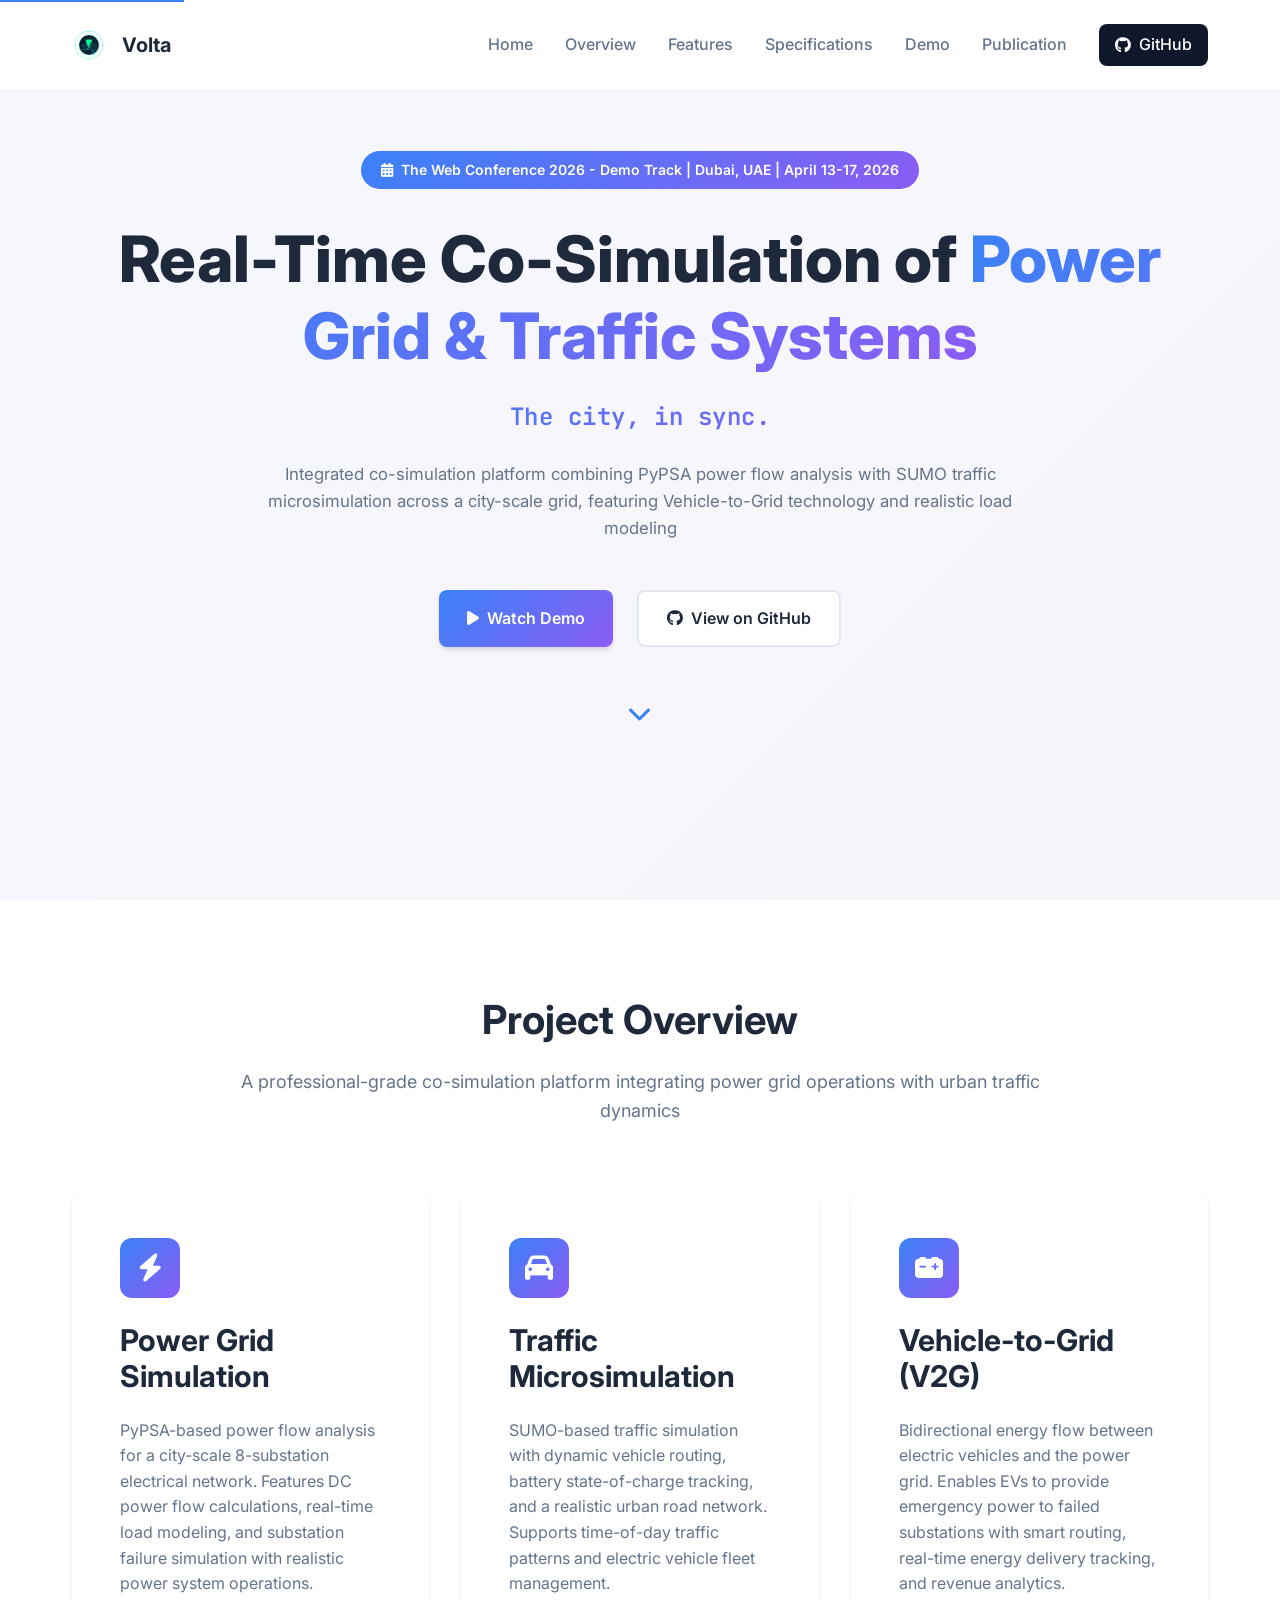
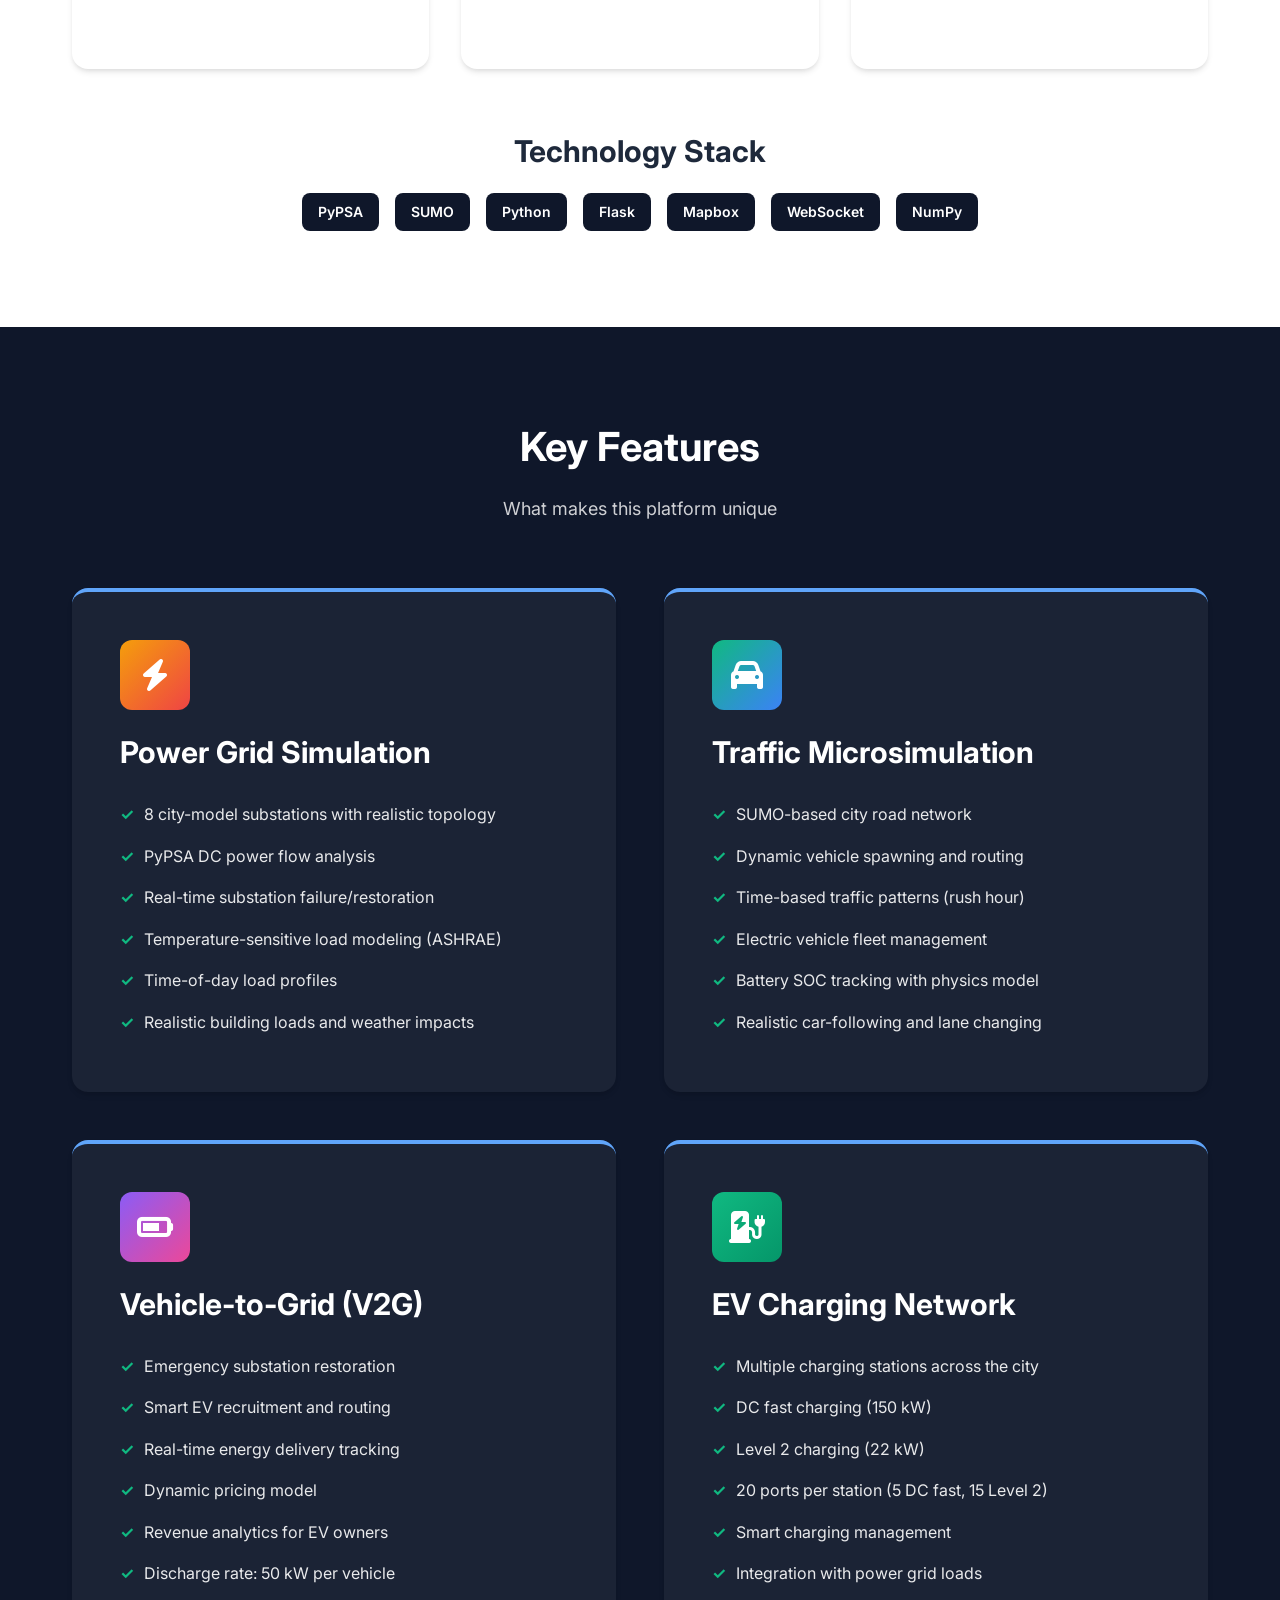
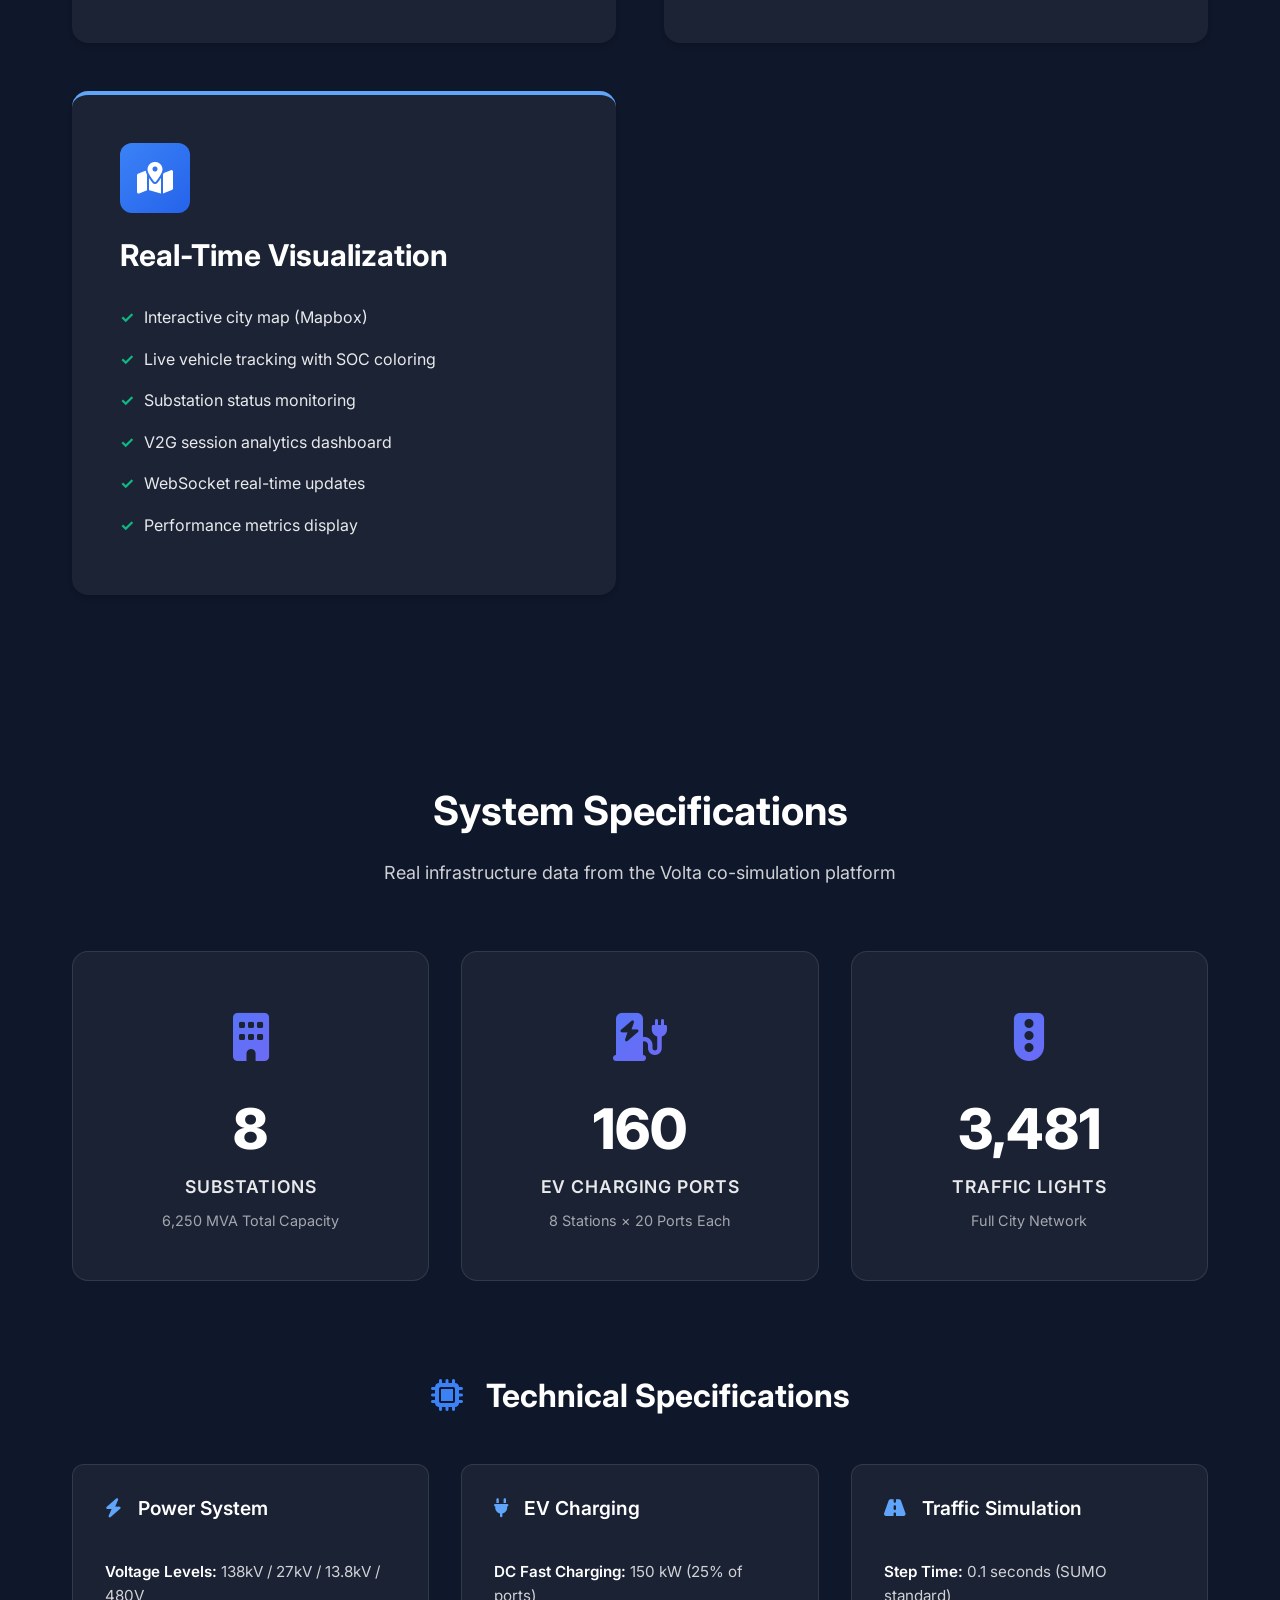
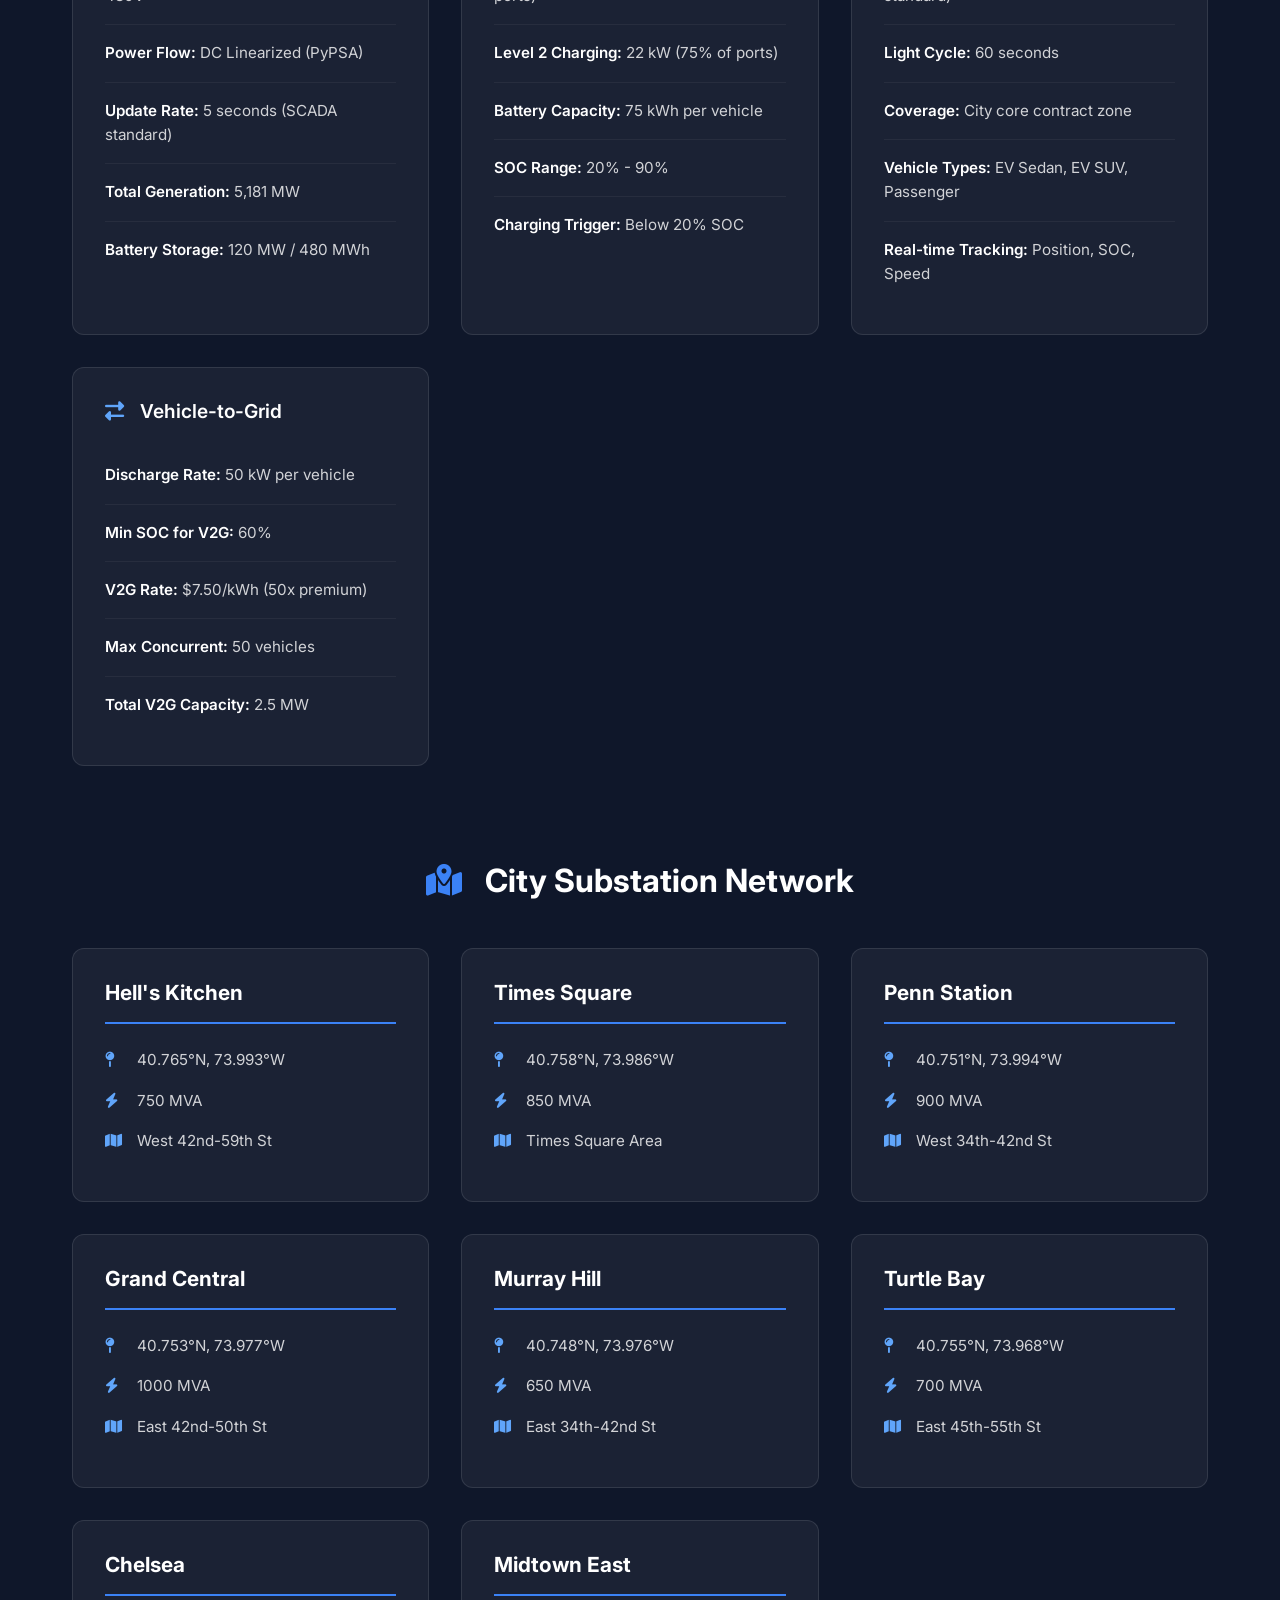
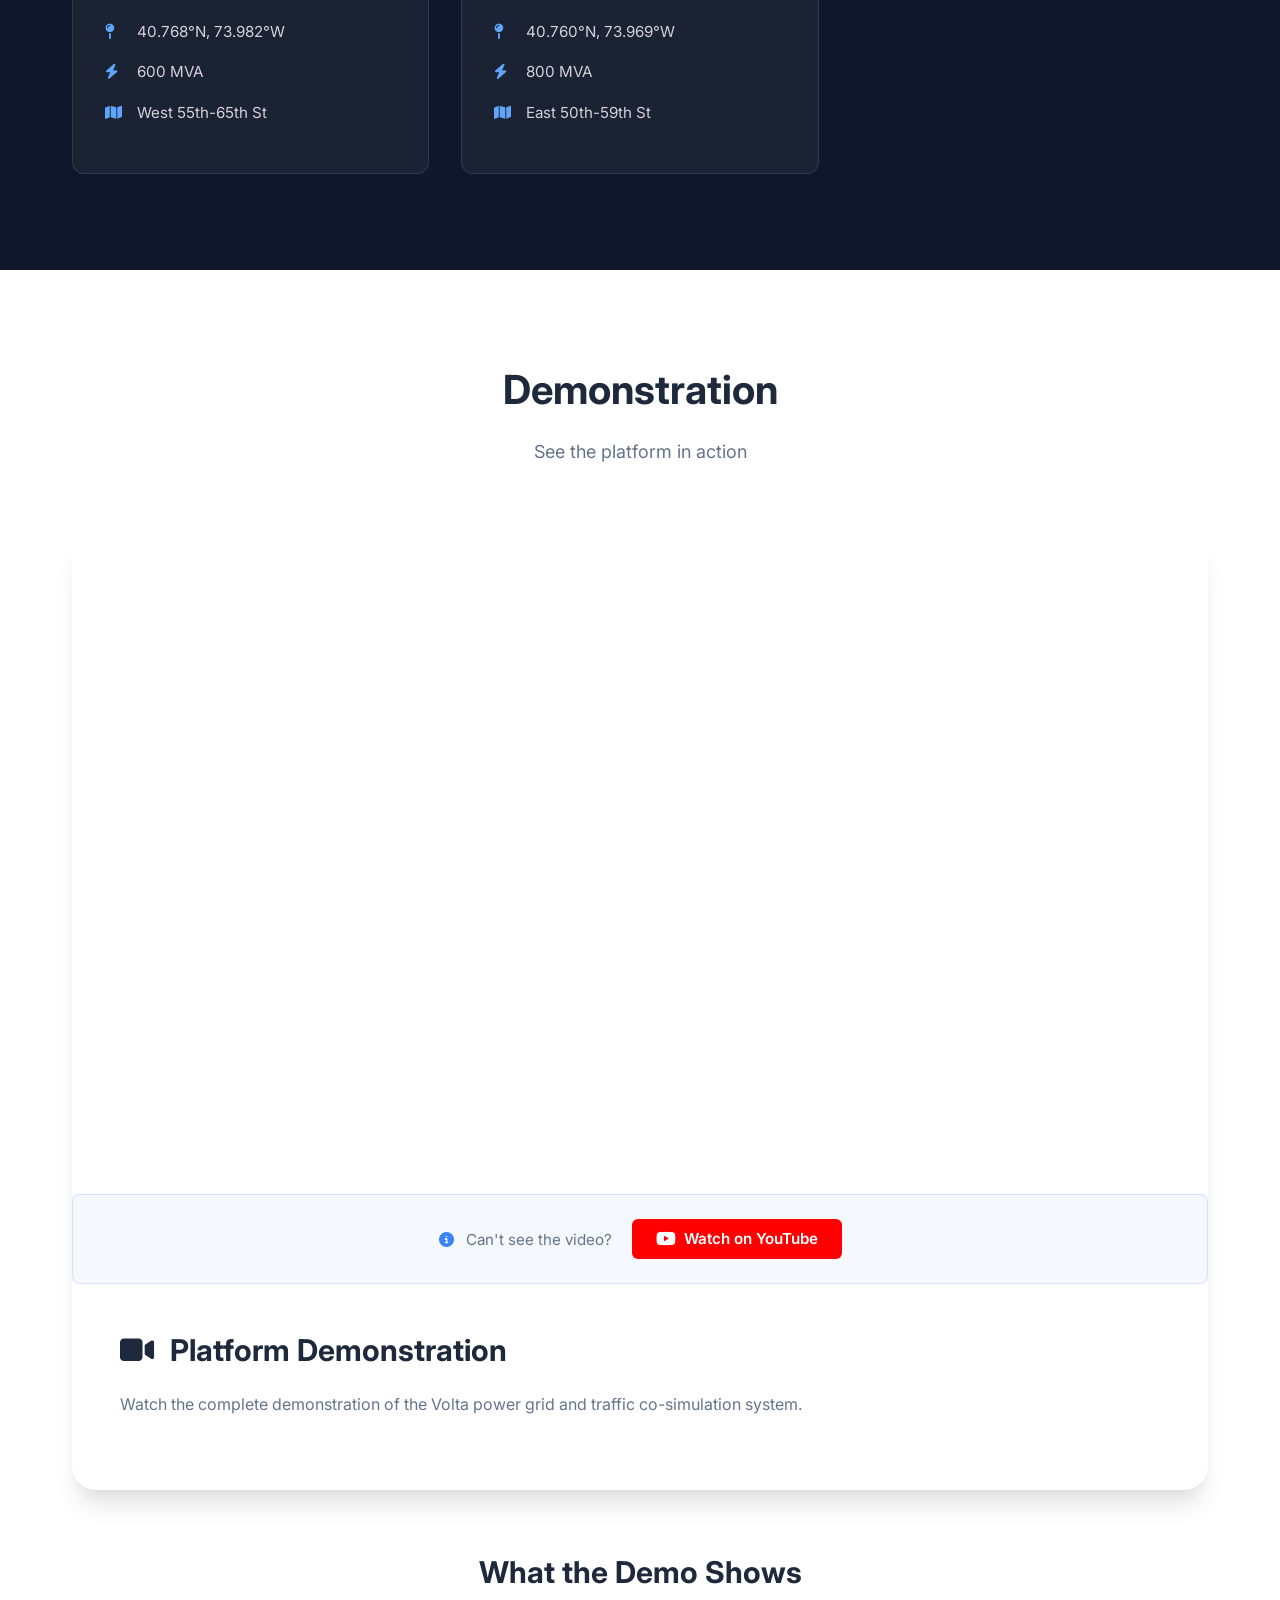
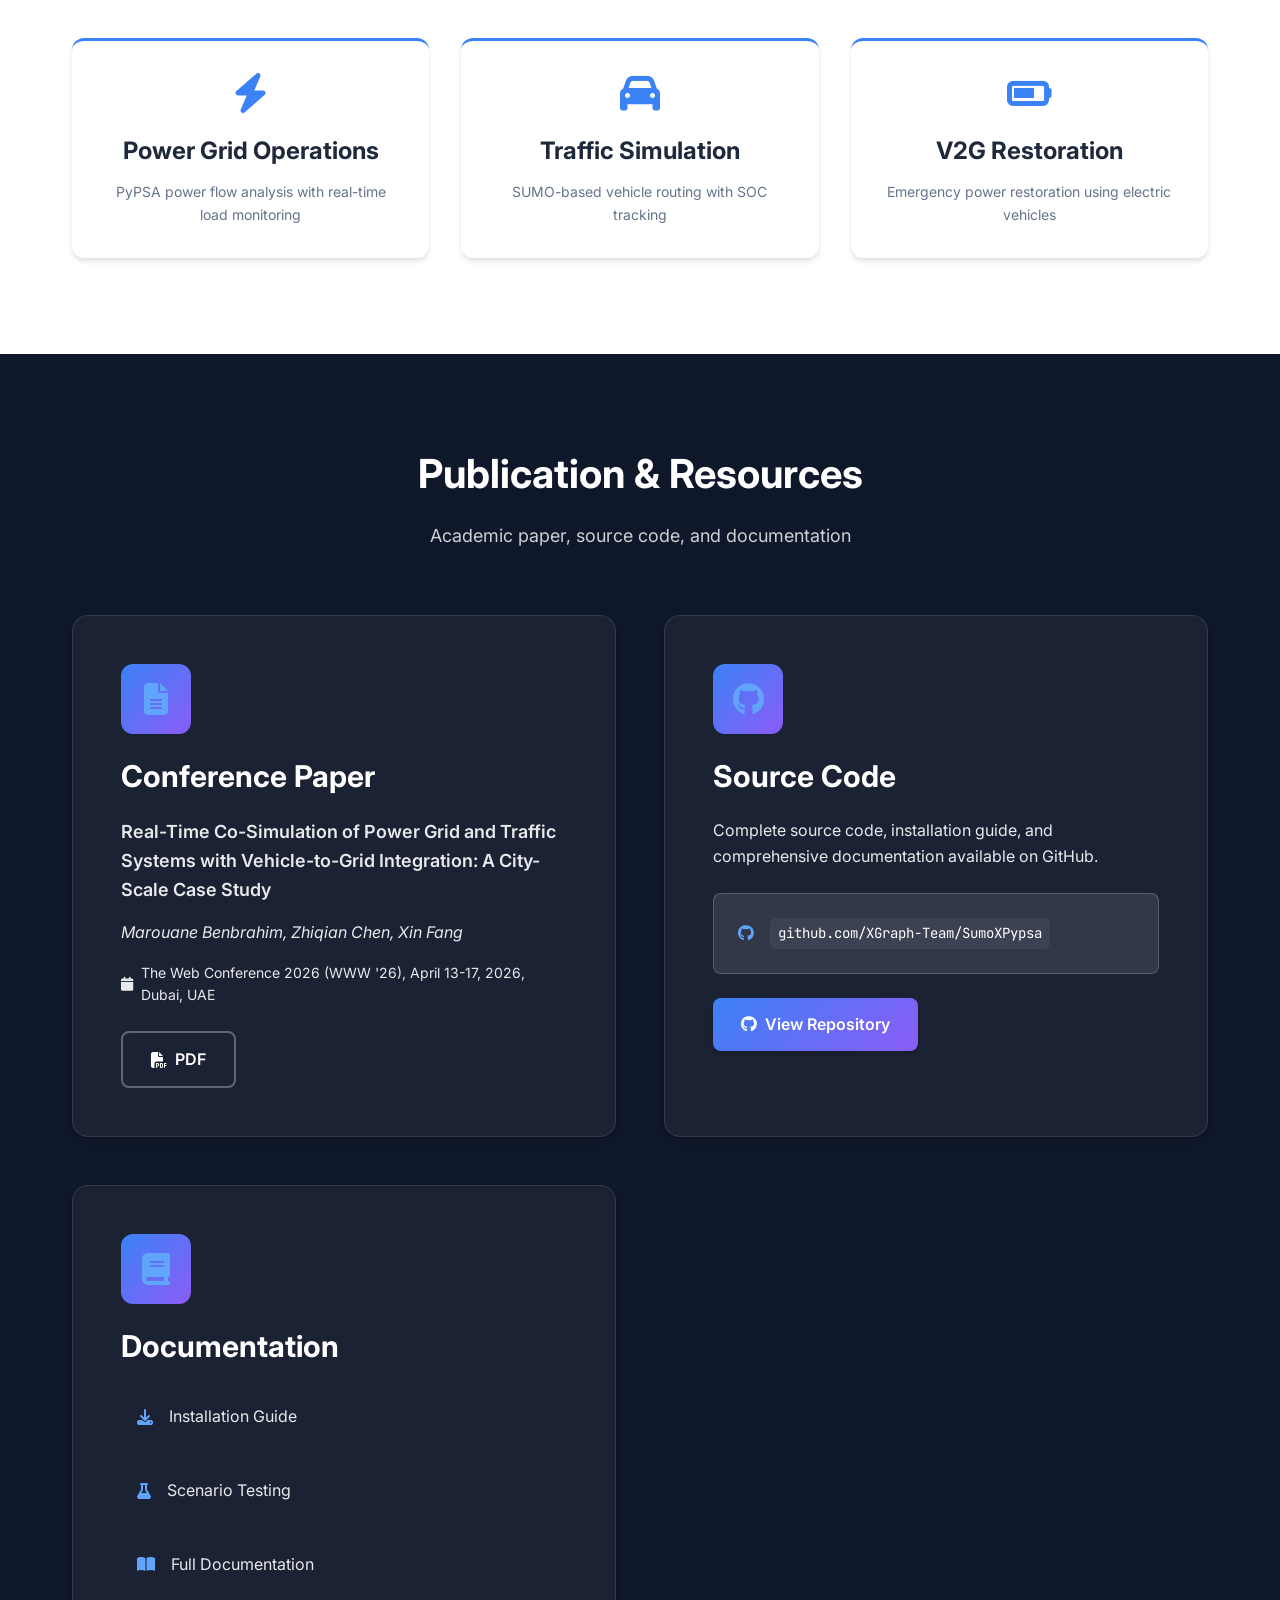
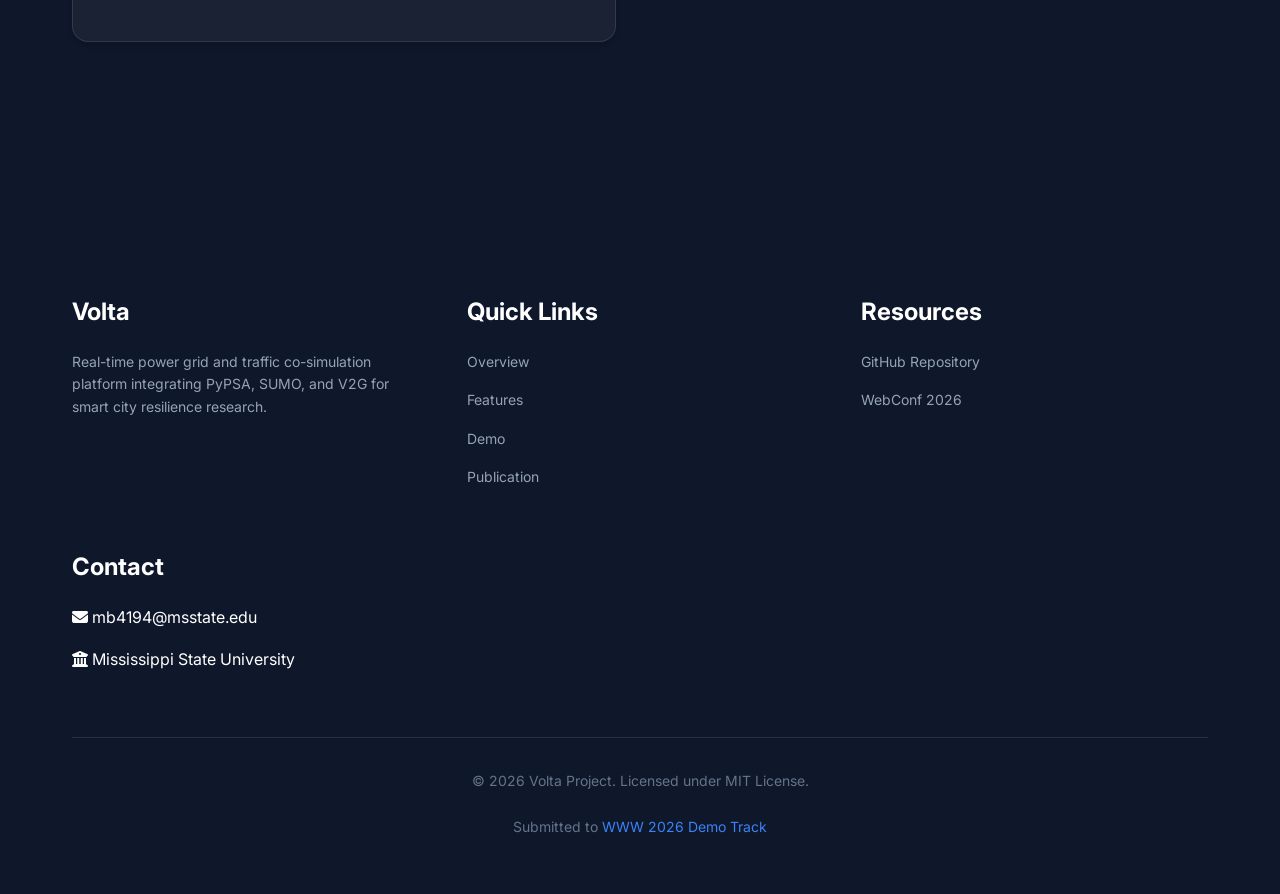
<file: website/index.html>
<!DOCTYPE html>
<html lang="en">
<head>
    <meta charset="UTF-8">
    <meta name="viewport" content="width=device-width, initial-scale=1.0">
    <meta name="description" content="Real-Time Co-Simulation of Power Grid and Traffic Systems integrating PyPSA, SUMO, and V2G">
    <meta name="keywords" content="Power Grid, Traffic Simulation, V2G, Co-Simulation, PyPSA, SUMO, Smart Grid, Electric Vehicles">
    <meta name="author" content="Volta Team">

    <title>Volta | Real-Time Power &amp; Traffic Co-Simulation</title>

    <!-- Favicon -->
    <link rel="icon" type="image/svg+xml" href="volta-logo.svg">

    <!-- Fonts -->
    <link rel="preconnect" href="https://fonts.googleapis.com">
    <link rel="preconnect" href="https://fonts.gstatic.com" crossorigin>
    <link href="https://fonts.googleapis.com/css2?family=Inter:wght@300;400;500;600;700;800&family=JetBrains+Mono:wght@400;500&display=swap" rel="stylesheet">

    <!-- Font Awesome -->
    <link rel="stylesheet" href="https://cdnjs.cloudflare.com/ajax/libs/font-awesome/6.4.0/css/all.min.css">

    <!-- Styles -->
    <link rel="stylesheet" href="styles.css">
</head>
<body>
    <!-- Navigation -->
    <nav class="navbar" id="navbar">
        <div class="container nav-container">
            <div class="nav-brand">
                <img src="volta-logo.svg" alt="Volta logo" class="nav-logo">
                <span>Volta</span>
            </div>
            <ul class="nav-menu" id="nav-menu">
                <li><a href="#home" class="nav-link">Home</a></li>
                <li><a href="#overview" class="nav-link">Overview</a></li>
                <li><a href="#features" class="nav-link">Features</a></li>
                <li><a href="#statistics" class="nav-link">Specifications</a></li>
                <li><a href="#demo" class="nav-link">Demo</a></li>
                <li><a href="#publication" class="nav-link">Publication</a></li>
                <li><a href="https://github.com/XGraph-Team/SumoXPypsa" target="_blank" class="nav-link github-link">
                    <i class="fab fa-github"></i> GitHub
                </a></li>
            </ul>
            <div class="hamburger" id="hamburger">
                <span></span>
                <span></span>
                <span></span>
            </div>
        </div>
    </nav>

    <!-- Hero Section -->
    <section id="home" class="hero">
        <div class="hero-background"></div>
        <div class="container hero-content">
            <div class="hero-badge">
                <i class="fas fa-calendar-alt"></i>
                The Web Conference 2026 - Demo Track | Dubai, UAE | April 13-17, 2026
            </div>
            <h1 class="hero-title">
                Real-Time Co-Simulation of
                <span class="gradient-text">Power Grid & Traffic Systems</span>
            </h1>
            <p class="hero-subtitle">
                The city, in sync.
            </p>
            <p class="hero-description">
                Integrated co-simulation platform combining PyPSA power flow analysis with SUMO traffic microsimulation
                across a city-scale grid, featuring Vehicle-to-Grid technology and realistic load modeling
            </p>
            <div class="hero-buttons">
                <a href="#demo" class="btn btn-primary">
                    <i class="fas fa-play"></i>
                    Watch Demo
                </a>
                <a href="https://github.com/XGraph-Team/SumoXPypsa" target="_blank" class="btn btn-secondary">
                    <i class="fab fa-github"></i>
                    View on GitHub
                </a>
            </div>
            <div class="scroll-indicator">
                <i class="fas fa-chevron-down"></i>
            </div>
        </div>
    </section>

    <!-- Overview Section -->
    <section id="overview" class="section">
        <div class="container">
            <div class="section-header">
                <h2 class="section-title">Project Overview</h2>
                <p class="section-subtitle">
                    A professional-grade co-simulation platform integrating power grid operations with urban traffic dynamics
                </p>
            </div>

            <div class="overview-grid">
                <div class="overview-card">
                    <div class="overview-icon">
                        <i class="fas fa-bolt"></i>
                    </div>
                    <h3>Power Grid Simulation</h3>
                    <p>
                        PyPSA-based power flow analysis for a city-scale 8-substation electrical network.
                        Features DC power flow calculations, real-time load modeling, and substation failure simulation
                        with realistic power system operations.
                    </p>
                </div>

                <div class="overview-card">
                    <div class="overview-icon">
                        <i class="fas fa-car"></i>
                    </div>
                    <h3>Traffic Microsimulation</h3>
                    <p>
                        SUMO-based traffic simulation with dynamic vehicle routing, battery state-of-charge tracking,
                        and a realistic urban road network. Supports time-of-day traffic patterns and
                        electric vehicle fleet management.
                    </p>
                </div>

                <div class="overview-card">
                    <div class="overview-icon">
                        <i class="fas fa-car-battery"></i>
                    </div>
                    <h3>Vehicle-to-Grid (V2G)</h3>
                    <p>
                        Bidirectional energy flow between electric vehicles and the power grid.
                        Enables EVs to provide emergency power to failed substations with smart routing,
                        real-time energy delivery tracking, and revenue analytics.
                    </p>
                </div>
            </div>

            <div class="tech-stack">
                <h3 class="tech-stack-title">Technology Stack</h3>
                <div class="tech-badges">
                    <span class="tech-badge">PyPSA</span>
                    <span class="tech-badge">SUMO</span>
                    <span class="tech-badge">Python</span>
                    <span class="tech-badge">Flask</span>
                    <span class="tech-badge">Mapbox</span>
                    <span class="tech-badge">WebSocket</span>
                    <span class="tech-badge">NumPy</span>
                </div>
            </div>
        </div>
    </section>

    <!-- Features Section -->
    <section id="features" class="section section-dark">
        <div class="container">
            <div class="section-header">
                <h2 class="section-title">Key Features</h2>
                <p class="section-subtitle">
                    What makes this platform unique
                </p>
            </div>

            <div class="features-grid">
                <div class="feature-card">
                    <div class="feature-icon power">
                        <i class="fas fa-bolt"></i>
                    </div>
                    <h3>Power Grid Simulation</h3>
                    <ul class="feature-list">
                        <li>8 city-model substations with realistic topology</li>
                        <li>PyPSA DC power flow analysis</li>
                        <li>Real-time substation failure/restoration</li>
                        <li>Temperature-sensitive load modeling (ASHRAE)</li>
                        <li>Time-of-day load profiles</li>
                        <li>Realistic building loads and weather impacts</li>
                    </ul>
                </div>

                <div class="feature-card">
                    <div class="feature-icon traffic">
                        <i class="fas fa-car"></i>
                    </div>
                    <h3>Traffic Microsimulation</h3>
                    <ul class="feature-list">
                        <li>SUMO-based city road network</li>
                        <li>Dynamic vehicle spawning and routing</li>
                        <li>Time-based traffic patterns (rush hour)</li>
                        <li>Electric vehicle fleet management</li>
                        <li>Battery SOC tracking with physics model</li>
                        <li>Realistic car-following and lane changing</li>
                    </ul>
                </div>

                <div class="feature-card">
                    <div class="feature-icon v2g">
                        <i class="fas fa-battery-three-quarters"></i>
                    </div>
                    <h3>Vehicle-to-Grid (V2G)</h3>
                    <ul class="feature-list">
                        <li>Emergency substation restoration</li>
                        <li>Smart EV recruitment and routing</li>
                        <li>Real-time energy delivery tracking</li>
                        <li>Dynamic pricing model</li>
                        <li>Revenue analytics for EV owners</li>
                        <li>Discharge rate: 50 kW per vehicle</li>
                    </ul>
                </div>

                <div class="feature-card">
                    <div class="feature-icon charging">
                        <i class="fas fa-charging-station"></i>
                    </div>
                    <h3>EV Charging Network</h3>
                    <ul class="feature-list">
                        <li>Multiple charging stations across the city</li>
                        <li>DC fast charging (150 kW)</li>
                        <li>Level 2 charging (22 kW)</li>
                        <li>20 ports per station (5 DC fast, 15 Level 2)</li>
                        <li>Smart charging management</li>
                        <li>Integration with power grid loads</li>
                    </ul>
                </div>

                <div class="feature-card">
                    <div class="feature-icon viz">
                        <i class="fas fa-map-marked-alt"></i>
                    </div>
                    <h3>Real-Time Visualization</h3>
                    <ul class="feature-list">
                        <li>Interactive city map (Mapbox)</li>
                        <li>Live vehicle tracking with SOC coloring</li>
                        <li>Substation status monitoring</li>
                        <li>V2G session analytics dashboard</li>
                        <li>WebSocket real-time updates</li>
                        <li>Performance metrics display</li>
                    </ul>
                </div>

            </div>
        </div>
    </section>

    <!-- System Statistics Section -->
    <section id="statistics" class="section section-dark">
        <div class="container">
            <div class="section-header">
                <h2 class="section-title">System Specifications</h2>
                <p class="section-subtitle">
                    Real infrastructure data from the Volta co-simulation platform
                </p>
            </div>

            <!-- Statistics Grid -->
            <div class="stats-grid">
                <div class="stat-card">
                    <div class="stat-icon">
                        <i class="fas fa-building"></i>
                    </div>
                    <div class="stat-number">8</div>
                    <div class="stat-label">Substations</div>
                    <div class="stat-detail">6,250 MVA Total Capacity</div>
                </div>
                <div class="stat-card">
                    <div class="stat-icon">
                        <i class="fas fa-charging-station"></i>
                    </div>
                    <div class="stat-number">160</div>
                    <div class="stat-label">EV Charging Ports</div>
                    <div class="stat-detail">8 Stations × 20 Ports Each</div>
                </div>
                <div class="stat-card">
                    <div class="stat-icon">
                        <i class="fas fa-traffic-light"></i>
                    </div>
                    <div class="stat-number">3,481</div>
                    <div class="stat-label">Traffic Lights</div>
                    <div class="stat-detail">Full City Network</div>
                </div>
            </div>

            <!-- Technical Details -->
            <div class="technical-specs">
                <h3 class="specs-title">
                    <i class="fas fa-microchip"></i>
                    Technical Specifications
                </h3>
                <div class="specs-grid">
                    <!-- Power System -->
                    <div class="spec-category">
                        <h4><i class="fas fa-bolt"></i> Power System</h4>
                        <ul class="spec-list">
                            <li><strong>Voltage Levels:</strong> 138kV / 27kV / 13.8kV / 480V</li>
                            <li><strong>Power Flow:</strong> DC Linearized (PyPSA)</li>
                            <li><strong>Update Rate:</strong> 5 seconds (SCADA standard)</li>
                            <li><strong>Total Generation:</strong> 5,181 MW</li>
                            <li><strong>Battery Storage:</strong> 120 MW / 480 MWh</li>
                        </ul>
                    </div>

                    <!-- EV Charging -->
                    <div class="spec-category">
                        <h4><i class="fas fa-plug"></i> EV Charging</h4>
                        <ul class="spec-list">
                            <li><strong>DC Fast Charging:</strong> 150 kW (25% of ports)</li>
                            <li><strong>Level 2 Charging:</strong> 22 kW (75% of ports)</li>
                            <li><strong>Battery Capacity:</strong> 75 kWh per vehicle</li>
                            <li><strong>SOC Range:</strong> 20% - 90%</li>
                            <li><strong>Charging Trigger:</strong> Below 20% SOC</li>
                        </ul>
                    </div>

                    <!-- Traffic Simulation -->
                    <div class="spec-category">
                        <h4><i class="fas fa-road"></i> Traffic Simulation</h4>
                        <ul class="spec-list">
                            <li><strong>Step Time:</strong> 0.1 seconds (SUMO standard)</li>
                            <li><strong>Light Cycle:</strong> 60 seconds</li>
                            <li><strong>Coverage:</strong> City core contract zone</li>
                            <li><strong>Vehicle Types:</strong> EV Sedan, EV SUV, Passenger</li>
                            <li><strong>Real-time Tracking:</strong> Position, SOC, Speed</li>
                        </ul>
                    </div>

                    <!-- V2G System -->
                    <div class="spec-category">
                        <h4><i class="fas fa-exchange-alt"></i> Vehicle-to-Grid</h4>
                        <ul class="spec-list">
                            <li><strong>Discharge Rate:</strong> 50 kW per vehicle</li>
                            <li><strong>Min SOC for V2G:</strong> 60%</li>
                            <li><strong>V2G Rate:</strong> $7.50/kWh (50x premium)</li>
                            <li><strong>Max Concurrent:</strong> 50 vehicles</li>
                            <li><strong>Total V2G Capacity:</strong> 2.5 MW</li>
                        </ul>
                    </div>
                </div>
            </div>

            <!-- Infrastructure Details -->
            <div class="infrastructure-details">
                <h3 class="specs-title">
                    <i class="fas fa-map-marked-alt"></i>
                    City Substation Network
                </h3>
                <div class="substation-grid">
                    <div class="substation-card">
                        <h4>Hell's Kitchen</h4>
                        <p><i class="fas fa-map-pin"></i> 40.765°N, 73.993°W</p>
                        <p><i class="fas fa-bolt"></i> 750 MVA</p>
                        <p><i class="fas fa-map"></i> West 42nd-59th St</p>
                    </div>
                    <div class="substation-card">
                        <h4>Times Square</h4>
                        <p><i class="fas fa-map-pin"></i> 40.758°N, 73.986°W</p>
                        <p><i class="fas fa-bolt"></i> 850 MVA</p>
                        <p><i class="fas fa-map"></i> Times Square Area</p>
                    </div>
                    <div class="substation-card">
                        <h4>Penn Station</h4>
                        <p><i class="fas fa-map-pin"></i> 40.751°N, 73.994°W</p>
                        <p><i class="fas fa-bolt"></i> 900 MVA</p>
                        <p><i class="fas fa-map"></i> West 34th-42nd St</p>
                    </div>
                    <div class="substation-card">
                        <h4>Grand Central</h4>
                        <p><i class="fas fa-map-pin"></i> 40.753°N, 73.977°W</p>
                        <p><i class="fas fa-bolt"></i> 1000 MVA</p>
                        <p><i class="fas fa-map"></i> East 42nd-50th St</p>
                    </div>
                    <div class="substation-card">
                        <h4>Murray Hill</h4>
                        <p><i class="fas fa-map-pin"></i> 40.748°N, 73.976°W</p>
                        <p><i class="fas fa-bolt"></i> 650 MVA</p>
                        <p><i class="fas fa-map"></i> East 34th-42nd St</p>
                    </div>
                    <div class="substation-card">
                        <h4>Turtle Bay</h4>
                        <p><i class="fas fa-map-pin"></i> 40.755°N, 73.968°W</p>
                        <p><i class="fas fa-bolt"></i> 700 MVA</p>
                        <p><i class="fas fa-map"></i> East 45th-55th St</p>
                    </div>
                    <div class="substation-card">
                        <h4>Chelsea</h4>
                        <p><i class="fas fa-map-pin"></i> 40.768°N, 73.982°W</p>
                        <p><i class="fas fa-bolt"></i> 600 MVA</p>
                        <p><i class="fas fa-map"></i> West 55th-65th St</p>
                    </div>
                    <div class="substation-card">
                        <h4>Midtown East</h4>
                        <p><i class="fas fa-map-pin"></i> 40.760°N, 73.969°W</p>
                        <p><i class="fas fa-bolt"></i> 800 MVA</p>
                        <p><i class="fas fa-map"></i> East 50th-59th St</p>
                    </div>
                </div>
            </div>
        </div>
    </section>

    <!-- Demo Videos Section -->
    <section id="demo" class="section">
        <div class="container">
            <div class="section-header">
                <h2 class="section-title">Demonstration</h2>
                <p class="section-subtitle">
                    See the platform in action
                </p>
            </div>

            <!-- Main Demo Video -->
            <div class="main-demo">
                <div class="video-container">
                    <iframe
                        src="https://www.youtube.com/embed/36mGJWjrSxw?rel=0&modestbranding=1&enablejsapi=1"
                        title="Volta Platform - Full Demo"
                        frameborder="0"
                        allow="accelerometer; autoplay; clipboard-write; encrypted-media; gyroscope; picture-in-picture; web-share"
                        allowfullscreen
                        referrerpolicy="strict-origin-when-cross-origin">
                    </iframe>
                </div>
                <div class="video-fallback">
                    <p>
                        <i class="fas fa-info-circle"></i>
                        Can't see the video?
                        <a href="https://www.youtube.com/watch?v=36mGJWjrSxw" target="_blank" class="youtube-link">
                            <i class="fab fa-youtube"></i>
                            Watch on YouTube
                        </a>
                    </p>
                </div>
                <div class="video-info">
                    <h3>
                        <i class="fas fa-video"></i>
                        Platform Demonstration
                    </h3>
                    <p>
                        Watch the complete demonstration of the Volta power grid and traffic co-simulation system.
                    </p>
                </div>
            </div>


            <!-- Key Capabilities Shown -->
            <div class="demo-highlights">
                <h3 class="demo-highlights-title">What the Demo Shows</h3>
                <div class="demo-highlights-grid">
                    <div class="highlight-card">
                        <i class="fas fa-bolt"></i>
                        <h4>Power Grid Operations</h4>
                        <p>PyPSA power flow analysis with real-time load monitoring</p>
                    </div>
                    <div class="highlight-card">
                        <i class="fas fa-car"></i>
                        <h4>Traffic Simulation</h4>
                        <p>SUMO-based vehicle routing with SOC tracking</p>
                    </div>
                    <div class="highlight-card">
                        <i class="fas fa-battery-three-quarters"></i>
                        <h4>V2G Restoration</h4>
                        <p>Emergency power restoration using electric vehicles</p>
                    </div>
                </div>
            </div>
        </div>
    </section>

    <!-- Publication Section -->
    <section id="publication" class="section section-dark">
        <div class="container">
            <div class="section-header">
                <h2 class="section-title">Publication & Resources</h2>
                <p class="section-subtitle">
                    Academic paper, source code, and documentation
                </p>
            </div>

            <div class="publication-grid">
                <!-- Paper -->
                <div class="publication-card paper-card">
                    <div class="publication-icon">
                        <i class="fas fa-file-alt"></i>
                    </div>
                    <h3>Conference Paper</h3>
                    <div class="paper-info">
                        <p class="paper-title">
                            Real-Time Co-Simulation of Power Grid and Traffic Systems with Vehicle-to-Grid Integration:
                            A City-Scale Case Study
                        </p>
                        <p class="paper-authors">
                            Marouane Benbrahim, Zhiqian Chen, Xin Fang
                        </p>
                        <p class="paper-venue">
                            <i class="fas fa-calendar"></i>
                            The Web Conference 2026 (WWW '26), April 13-17, 2026, Dubai, UAE
                        </p>
                    </div>
                    <div class="paper-buttons">
                        <a href="paper.pdf" class="btn btn-outline" target="_blank">
                            <i class="fas fa-file-pdf"></i>
                            PDF
                        </a>

                    </div>
                </div>

                <!-- GitHub -->
                <div class="publication-card github-card">
                    <div class="publication-icon">
                        <i class="fab fa-github"></i>
                    </div>
                    <h3>Source Code</h3>
                    <div class="github-info">
                        <p>
                            Complete source code, installation guide, and comprehensive documentation available on GitHub.
                        </p>
                        <div class="repo-link">
                            <i class="fab fa-github"></i>
                            <code>github.com/XGraph-Team/SumoXPypsa</code>
                        </div>
                    </div>
                    <a href="https://github.com/XGraph-Team/SumoXPypsa" target="_blank" class="btn btn-primary">
                        <i class="fab fa-github"></i>
                        View Repository
                    </a>
                </div>

                <!-- Documentation -->
                <div class="publication-card docs-card">
                    <div class="publication-icon">
                        <i class="fas fa-book"></i>
                    </div>
                    <h3>Documentation</h3>
                    <div class="docs-links">
                        <a href="https://github.com/XGraph-Team/SumoXPypsa#installation" target="_blank" class="doc-link">
                            <i class="fas fa-download"></i>
                            Installation Guide
                        </a>
                        <a href="https://github.com/XGraph-Team/SumoXPypsa/tree/main/docs/SCENARIO_TESTING_GUIDE.md" target="_blank" class="doc-link">
                            <i class="fas fa-flask"></i>
                            Scenario Testing
                        </a>
                        <a href="https://github.com/XGraph-Team/SumoXPypsa/tree/main/docs" target="_blank" class="doc-link">
                            <i class="fas fa-book-open"></i>
                            Full Documentation
                        </a>
                    </div>
                </div>
            </div>
        </div>
    </section>

    <!-- Footer -->
    <footer class="footer">
        <div class="container">
            <div class="footer-content">
                <div class="footer-section">
                    <h4>Volta</h4>
                    <p>
                        Real-time power grid and traffic co-simulation platform
                        integrating PyPSA, SUMO, and V2G for smart city resilience research.
                    </p>
                </div>

                <div class="footer-section">
                    <h4>Quick Links</h4>
                    <ul class="footer-links">
                        <li><a href="#overview">Overview</a></li>
                        <li><a href="#features">Features</a></li>
                        <li><a href="#demo">Demo</a></li>
                        <li><a href="#publication">Publication</a></li>
                    </ul>
                </div>

                <div class="footer-section">
                    <h4>Resources</h4>
                    <ul class="footer-links">
                        <li><a href="https://github.com/XGraph-Team/SumoXPypsa" target="_blank">GitHub Repository</a></li>
                        <li><a href="https://www2026.thewebconf.org/" target="_blank">WebConf 2026</a></li>
                    </ul>
                </div>

                <div class="footer-section">
                    <h4>Contact</h4>
                    <ul class="footer-links">
                        <li>
                            <i class="fas fa-envelope"></i>
                            mb4194@msstate.edu
                        </li>
                        <li>
                            <i class="fas fa-university"></i>
                            Mississippi State University
                        </li>
                    </ul>
                </div>
            </div>

            <div class="footer-bottom">
                <p>&copy; 2026 Volta Project. Licensed under MIT License.</p>
                <p>
                    Submitted to <a href="https://www2026.thewebconf.org/calls/demos.html" target="_blank">WWW 2026 Demo Track</a>
                </p>
            </div>
        </div>
    </footer>

    <!-- Back to Top Button -->
    <button id="backToTop" class="back-to-top">
        <i class="fas fa-arrow-up"></i>
    </button>

    <!-- JavaScript -->
    <script src="script.js"></script>
</body>
</html>
</file>
<file: website/styles.css>
/* ============================================
   Volta Website Styles
   World-Class Professional Design
   ============================================ */

/* ============================================
   CSS Variables & Theme
   ============================================ */
:root {
    /* Colors */
    --primary-color: #3b82f6;
    --primary-dark: #2563eb;
    --primary-light: #60a5fa;
    --secondary-color: #8b5cf6;
    --accent-color: #10b981;
    --danger-color: #ef4444;

    /* Gradients */
    --gradient-primary: linear-gradient(135deg, #3b82f6 0%, #8b5cf6 100%);
    --gradient-power: linear-gradient(135deg, #f59e0b 0%, #ef4444 100%);
    --gradient-traffic: linear-gradient(135deg, #10b981 0%, #3b82f6 100%);
    --gradient-v2g: linear-gradient(135deg, #8b5cf6 0%, #ec4899 100%);

    /* Neutral Colors */
    --bg-primary: #ffffff;
    --bg-secondary: #f8fafc;
    --bg-dark: #0f172a;
    --bg-card: #ffffff;
    --text-primary: #1e293b;
    --text-secondary: #64748b;
    --text-light: #94a3b8;
    --border-color: #e2e8f0;

    /* Spacing */
    --spacing-xs: 0.5rem;
    --spacing-sm: 1rem;
    --spacing-md: 1.5rem;
    --spacing-lg: 2rem;
    --spacing-xl: 3rem;
    --spacing-2xl: 4rem;
    --spacing-3xl: 6rem;

    /* Typography */
    --font-primary: 'Inter', -apple-system, BlinkMacSystemFont, 'Segoe UI', sans-serif;
    --font-mono: 'JetBrains Mono', 'Courier New', monospace;

    /* Transitions */
    --transition-fast: 150ms ease;
    --transition-base: 250ms ease;
    --transition-slow: 350ms ease;

    /* Shadows */
    --shadow-sm: 0 1px 2px 0 rgba(0, 0, 0, 0.05);
    --shadow-md: 0 4px 6px -1px rgba(0, 0, 0, 0.1), 0 2px 4px -1px rgba(0, 0, 0, 0.06);
    --shadow-lg: 0 10px 15px -3px rgba(0, 0, 0, 0.1), 0 4px 6px -2px rgba(0, 0, 0, 0.05);
    --shadow-xl: 0 20px 25px -5px rgba(0, 0, 0, 0.1), 0 10px 10px -5px rgba(0, 0, 0, 0.04);

    /* Border Radius */
    --radius-sm: 0.375rem;
    --radius-md: 0.5rem;
    --radius-lg: 0.75rem;
    --radius-xl: 1rem;
    --radius-2xl: 1.5rem;
}

/* ============================================
   Reset & Base Styles
   ============================================ */
* {
    margin: 0;
    padding: 0;
    box-sizing: border-box;
}

html {
    scroll-behavior: smooth;
    font-size: 16px;
}

body {
    font-family: var(--font-primary);
    color: var(--text-primary);
    background-color: var(--bg-primary);
    line-height: 1.6;
    overflow-x: hidden;
}

.container {
    max-width: 1200px;
    margin: 0 auto;
    padding: 0 var(--spacing-lg);
}

section {
    padding: var(--spacing-3xl) 0;
}

/* ============================================
   Typography
   ============================================ */
h1, h2, h3, h4, h5, h6 {
    font-weight: 700;
    line-height: 1.2;
    margin-bottom: var(--spacing-md);
}

h1 { font-size: 3.5rem; }
h2 { font-size: 2.5rem; }
h3 { font-size: 1.875rem; }
h4 { font-size: 1.5rem; }
h5 { font-size: 1.25rem; }
h6 { font-size: 1rem; }

p {
    margin-bottom: var(--spacing-md);
    color: var(--text-secondary);
}

code {
    font-family: var(--font-mono);
    background: var(--bg-secondary);
    padding: 0.25rem 0.5rem;
    border-radius: var(--radius-sm);
    font-size: 0.875rem;
    color: var(--text-primary);
}

.section-dark code {
    background: rgba(255, 255, 255, 0.1);
    color: white;
}

/* ============================================
   Navigation
   ============================================ */
.navbar {
    position: fixed;
    top: 0;
    left: 0;
    right: 0;
    background: rgba(255, 255, 255, 0.95);
    backdrop-filter: blur(10px);
    box-shadow: var(--shadow-sm);
    z-index: 1000;
    transition: all var(--transition-base);
}

.navbar.scrolled {
    box-shadow: var(--shadow-md);
    background: rgba(255, 255, 255, 0.98);
}

.nav-container {
    display: flex;
    justify-content: space-between;
    align-items: center;
    padding: var(--spacing-md) var(--spacing-lg);
}

.nav-brand {
    display: flex;
    align-items: center;
    gap: var(--spacing-sm);
    font-size: 1.25rem;
    font-weight: 700;
    color: var(--text-primary);
}

.nav-logo {
    width: 34px;
    height: 34px;
    display: block;
}

.nav-menu {
    display: flex;
    list-style: none;
    gap: var(--spacing-lg);
    align-items: center;
}

.nav-link {
    text-decoration: none;
    color: var(--text-secondary);
    font-weight: 500;
    transition: color var(--transition-fast);
    display: flex;
    align-items: center;
    gap: 0.5rem;
}

.nav-link:hover {
    color: var(--primary-color);
}

.nav-link.github-link {
    background: var(--bg-dark);
    color: white;
    padding: 0.5rem 1rem;
    border-radius: var(--radius-md);
    transition: all var(--transition-base);
}

.nav-link.github-link:hover {
    background: var(--text-primary);
    transform: translateY(-2px);
    box-shadow: var(--shadow-md);
}

.hamburger {
    display: none;
    flex-direction: column;
    gap: 4px;
    cursor: pointer;
}

.hamburger span {
    width: 25px;
    height: 3px;
    background: var(--text-primary);
    border-radius: 2px;
    transition: all var(--transition-base);
}

/* ============================================
   Hero Section
   ============================================ */
.hero {
    min-height: 100vh;
    display: flex;
    align-items: center;
    justify-content: center;
    position: relative;
    overflow: hidden;
    padding-top: 80px;
}

.hero-background {
    position: absolute;
    top: 0;
    left: 0;
    right: 0;
    bottom: 0;
    background: linear-gradient(135deg, #667eea 0%, #764ba2 100%);
    opacity: 0.05;
    z-index: -1;
}

.hero-background::before {
    content: '';
    position: absolute;
    top: 0;
    left: 0;
    right: 0;
    bottom: 0;
    background:
        radial-gradient(circle at 20% 50%, rgba(59, 130, 246, 0.1) 0%, transparent 50%),
        radial-gradient(circle at 80% 80%, rgba(139, 92, 246, 0.1) 0%, transparent 50%);
}

.hero-content {
    text-align: center;
    z-index: 1;
}

.hero-badge {
    display: inline-flex;
    align-items: center;
    gap: var(--spacing-xs);
    background: var(--gradient-primary);
    color: white;
    padding: 0.5rem 1.25rem;
    border-radius: 2rem;
    font-size: 0.875rem;
    font-weight: 600;
    margin-bottom: var(--spacing-lg);
    animation: slideDown 0.6s ease;
}

.hero-title {
    font-size: 4rem;
    font-weight: 800;
    margin-bottom: var(--spacing-md);
    animation: slideUp 0.6s ease 0.2s backwards;
}

.gradient-text {
    background: var(--gradient-primary);
    -webkit-background-clip: text;
    -webkit-text-fill-color: transparent;
    background-clip: text;
}

.hero-subtitle {
    font-family: var(--font-mono);
    font-size: 1.5rem;
    font-weight: 600;
    letter-spacing: 0.02em;
    color: var(--gradient-primary, #00ff88);
    background: var(--gradient-primary);
    -webkit-background-clip: text;
    -webkit-text-fill-color: transparent;
    background-clip: text;
    max-width: 800px;
    margin: 0 auto var(--spacing-md);
    animation: slideUp 0.6s ease 0.4s backwards;
}

.hero-description {
    font-size: 1.05rem;
    color: var(--text-secondary);
    max-width: 800px;
    margin: 0 auto var(--spacing-xl);
    animation: slideUp 0.6s ease 0.5s backwards;
}

.hero-stats {
    display: grid;
    grid-template-columns: repeat(4, 1fr);
    gap: var(--spacing-lg);
    max-width: 900px;
    margin: 0 auto var(--spacing-xl);
    animation: slideUp 0.6s ease 0.6s backwards;
}

.stat {
    text-align: center;
    padding: var(--spacing-md);
    background: white;
    border-radius: var(--radius-xl);
    box-shadow: var(--shadow-md);
    transition: all var(--transition-base);
}

.stat:hover {
    transform: translateY(-5px);
    box-shadow: var(--shadow-xl);
}

.stat-value {
    font-size: 2rem;
    font-weight: 800;
    color: var(--primary-color);
    margin-bottom: 0.25rem;
}

.stat-label {
    font-size: 0.875rem;
    color: var(--text-secondary);
    font-weight: 600;
    text-transform: uppercase;
    letter-spacing: 0.05em;
}

.hero-buttons {
    display: flex;
    gap: var(--spacing-md);
    justify-content: center;
    margin-bottom: var(--spacing-xl);
    animation: slideUp 0.6s ease 0.8s backwards;
}

.scroll-indicator {
    font-size: 1.5rem;
    color: var(--primary-color);
    animation: bounce 2s infinite;
    margin-top: var(--spacing-lg);
}

/* ============================================
   Buttons
   ============================================ */
.btn {
    display: inline-flex;
    align-items: center;
    gap: var(--spacing-xs);
    padding: 0.875rem 1.75rem;
    border-radius: var(--radius-md);
    font-weight: 600;
    text-decoration: none;
    transition: all var(--transition-base);
    cursor: pointer;
    border: none;
    font-size: 1rem;
}

.btn-primary {
    background: var(--gradient-primary);
    color: white;
    box-shadow: var(--shadow-md);
}

.btn-primary:hover {
    transform: translateY(-2px);
    box-shadow: var(--shadow-xl);
}

.btn-secondary {
    background: white;
    color: var(--text-primary);
    border: 2px solid var(--border-color);
}

.btn-secondary:hover {
    border-color: var(--primary-color);
    color: var(--primary-color);
    transform: translateY(-2px);
}

.btn-outline {
    background: transparent;
    color: var(--text-primary);
    border: 2px solid var(--border-color);
}

.btn-outline:hover {
    background: var(--bg-secondary);
    border-color: var(--primary-color);
}

.section-dark .btn-outline {
    background: transparent;
    color: white;
    border: 2px solid rgba(255, 255, 255, 0.3);
}

.section-dark .btn-outline:hover {
    background: rgba(255, 255, 255, 0.1);
    border-color: var(--primary-light);
    color: white;
}

/* ============================================
   Section Styles
   ============================================ */
.section {
    background: var(--bg-primary);
}

.section-dark {
    background: var(--bg-dark);
    color: white;
}

.section-header {
    text-align: center;
    max-width: 800px;
    margin: 0 auto var(--spacing-2xl);
}

.section-title {
    margin-bottom: var(--spacing-md);
}

.section-dark .section-title {
    color: white;
}

.section-dark .section-subtitle {
    color: rgba(255, 255, 255, 0.8);
}

.section-subtitle {
    font-size: 1.125rem;
    color: var(--text-secondary);
}

/* ============================================
   Overview Section
   ============================================ */
.overview-grid {
    display: grid;
    grid-template-columns: repeat(auto-fit, minmax(300px, 1fr));
    gap: var(--spacing-lg);
    margin-bottom: var(--spacing-2xl);
}

.overview-card {
    background: white;
    padding: var(--spacing-xl);
    border-radius: var(--radius-xl);
    box-shadow: var(--shadow-md);
    transition: all var(--transition-base);
}

.overview-card:hover {
    transform: translateY(-5px);
    box-shadow: var(--shadow-xl);
}

.overview-icon {
    width: 60px;
    height: 60px;
    background: var(--gradient-primary);
    color: white;
    border-radius: var(--radius-lg);
    display: flex;
    align-items: center;
    justify-content: center;
    font-size: 1.75rem;
    margin-bottom: var(--spacing-md);
}

.tech-stack {
    text-align: center;
    margin-top: var(--spacing-2xl);
}

.tech-stack-title {
    margin-bottom: var(--spacing-md);
}

.tech-badges {
    display: flex;
    flex-wrap: wrap;
    gap: var(--spacing-sm);
    justify-content: center;
}

.tech-badge {
    background: var(--bg-dark);
    color: white;
    padding: 0.5rem 1rem;
    border-radius: var(--radius-md);
    font-weight: 600;
    font-size: 0.875rem;
    transition: all var(--transition-base);
}

.tech-badge:hover {
    transform: translateY(-2px);
    background: var(--primary-color);
}

/* ============================================
   Features Section
   ============================================ */
.features-grid {
    display: grid;
    grid-template-columns: repeat(auto-fit, minmax(350px, 1fr));
    gap: var(--spacing-xl);
}

.feature-card {
    background: white;
    padding: var(--spacing-xl);
    border-radius: var(--radius-xl);
    box-shadow: var(--shadow-md);
    transition: all var(--transition-base);
    border-top: 4px solid var(--primary-color);
}

.section-dark .feature-card {
    background: rgba(255, 255, 255, 0.05);
    border-color: var(--primary-light);
}

.section-dark .feature-card h3 {
    color: white;
}

.section-dark .feature-card p,
.section-dark .feature-card ul,
.section-dark .feature-card li {
    color: rgba(255, 255, 255, 0.9);
}

.feature-card:hover {
    transform: translateY(-5px);
    box-shadow: var(--shadow-xl);
}

.feature-icon {
    width: 70px;
    height: 70px;
    border-radius: var(--radius-lg);
    display: flex;
    align-items: center;
    justify-content: center;
    font-size: 2rem;
    color: white;
    margin-bottom: var(--spacing-md);
}

.feature-icon.ai { background: linear-gradient(135deg, #8b5cf6 0%, #ec4899 100%); }
.feature-icon.power { background: var(--gradient-power); }
.feature-icon.traffic { background: var(--gradient-traffic); }
.feature-icon.v2g { background: var(--gradient-v2g); }
.feature-icon.charging { background: linear-gradient(135deg, #10b981 0%, #059669 100%); }
.feature-icon.viz { background: linear-gradient(135deg, #3b82f6 0%, #2563eb 100%); }

.feature-highlight {
    display: inline-block;
    background: linear-gradient(135deg, #fbbf24 0%, #f59e0b 100%);
    color: #78350f;
    padding: 0.25rem 0.75rem;
    border-radius: var(--radius-md);
    font-size: 0.75rem;
    font-weight: 700;
    text-transform: uppercase;
    letter-spacing: 0.05em;
    margin-bottom: var(--spacing-sm);
}

.feature-list {
    list-style: none;
    margin-top: var(--spacing-md);
}

.feature-list li {
    padding: 0.5rem 0;
    padding-left: 1.5rem;
    position: relative;
    color: var(--text-secondary);
}

.feature-list li::before {
    content: '✓';
    position: absolute;
    left: 0;
    color: var(--accent-color);
    font-weight: bold;
}

/* ============================================
   Architecture Section
   ============================================ */
.architecture-diagram {
    background: white;
    padding: var(--spacing-xl);
    border-radius: var(--radius-xl);
    box-shadow: var(--shadow-lg);
    margin-bottom: var(--spacing-2xl);
}

.arch-layer {
    margin-bottom: var(--spacing-lg);
}

.arch-header {
    text-align: center;
    font-weight: 700;
    font-size: 1.125rem;
    color: var(--text-primary);
    margin-bottom: var(--spacing-md);
    padding: var(--spacing-sm);
    background: var(--bg-secondary);
    border-radius: var(--radius-md);
}

.arch-components {
    display: flex;
    gap: var(--spacing-md);
    justify-content: center;
    flex-wrap: wrap;
}

.arch-component {
    background: white;
    border: 2px solid var(--border-color);
    padding: var(--spacing-md) var(--spacing-lg);
    border-radius: var(--radius-md);
    display: flex;
    align-items: center;
    gap: var(--spacing-sm);
    transition: all var(--transition-base);
}

.arch-component:hover {
    border-color: var(--primary-color);
    transform: translateY(-2px);
}

.arch-component.highlight {
    background: var(--gradient-primary);
    color: white;
    border-color: transparent;
}

.arch-component i {
    font-size: 1.25rem;
}

.arch-arrow {
    text-align: center;
    font-size: 2rem;
    color: var(--primary-color);
    margin: var(--spacing-md) 0;
}

.timing-sync {
    background: white;
    padding: var(--spacing-xl);
    border-radius: var(--radius-xl);
    box-shadow: var(--shadow-md);
}

.timing-sync h3 {
    text-align: center;
    margin-bottom: var(--spacing-lg);
}

.timing-grid {
    display: grid;
    grid-template-columns: repeat(auto-fit, minmax(200px, 1fr));
    gap: var(--spacing-lg);
}

.timing-item {
    text-align: center;
    padding: var(--spacing-md);
    background: var(--bg-secondary);
    border-radius: var(--radius-lg);
}

.timing-label {
    font-weight: 600;
    color: var(--text-secondary);
    font-size: 0.875rem;
    margin-bottom: 0.5rem;
}

.timing-value {
    font-size: 1.75rem;
    font-weight: 800;
    color: var(--primary-color);
    margin-bottom: 0.5rem;
}

.timing-desc {
    font-size: 0.75rem;
    color: var(--text-light);
}

/* ============================================
   Demo Videos Section
   ============================================ */
.main-demo {
    background: white;
    border-radius: var(--radius-2xl);
    box-shadow: var(--shadow-xl);
    overflow: hidden;
    margin-bottom: var(--spacing-2xl);
}

.video-container {
    position: relative;
    padding-bottom: 56.25%; /* 16:9 aspect ratio */
    height: 0;
    overflow: hidden;
}

.video-container iframe {
    position: absolute;
    top: 0;
    left: 0;
    width: 100%;
    height: 100%;
}

.video-info {
    padding: var(--spacing-xl);
}

.video-info h3 {
    display: flex;
    align-items: center;
    gap: var(--spacing-sm);
    margin-bottom: var(--spacing-md);
    color: var(--text-primary);
}

.section-dark .video-info h3 {
    color: white;
}

.section-dark .video-info p {
    color: rgba(255, 255, 255, 0.9);
}

.video-meta {
    display: flex;
    gap: var(--spacing-lg);
    margin-top: var(--spacing-md);
    color: var(--text-secondary);
    font-size: 0.875rem;
}

.video-meta span {
    display: flex;
    align-items: center;
    gap: var(--spacing-xs);
}

.feature-demos {
    margin-top: var(--spacing-2xl);
}

.feature-demos-title {
    text-align: center;
    font-size: 2rem;
    margin-bottom: var(--spacing-xl);
}

.feature-demos-grid {
    display: grid;
    grid-template-columns: repeat(auto-fit, minmax(350px, 1fr));
    gap: var(--spacing-xl);
}

.demo-card {
    background: white;
    border-radius: var(--radius-xl);
    box-shadow: var(--shadow-md);
    overflow: hidden;
    transition: all var(--transition-base);
}

.demo-card:hover {
    transform: translateY(-5px);
    box-shadow: var(--shadow-xl);
}

.demo-thumbnail {
    position: relative;
    padding-bottom: 56.25%;
    height: 0;
    overflow: hidden;
    background: var(--bg-dark);
}

.demo-thumbnail iframe {
    position: absolute;
    top: 0;
    left: 0;
    width: 100%;
    height: 100%;
}

.demo-content {
    padding: var(--spacing-lg);
}

.demo-content h4 {
    display: flex;
    align-items: center;
    gap: var(--spacing-sm);
    margin-bottom: var(--spacing-md);
}

.demo-tags {
    display: flex;
    flex-wrap: wrap;
    gap: var(--spacing-xs);
    margin-top: var(--spacing-md);
}

.tag {
    background: var(--bg-secondary);
    color: var(--text-secondary);
    padding: 0.25rem 0.75rem;
    border-radius: var(--radius-md);
    font-size: 0.75rem;
    font-weight: 600;
}

.video-instructions {
    background: #fffbeb;
    border: 2px solid #fbbf24;
    border-radius: var(--radius-lg);
    padding: var(--spacing-lg);
    margin-top: var(--spacing-2xl);
}

.video-instructions h4 {
    color: #d97706;
    margin-bottom: var(--spacing-md);
    display: flex;
    align-items: center;
    gap: var(--spacing-sm);
}

.video-instructions ol {
    margin-left: var(--spacing-lg);
    color: var(--text-secondary);
}

.video-instructions li {
    margin-bottom: var(--spacing-sm);
}

/* Demo Highlights */
.demo-highlights {
    margin-top: var(--spacing-2xl);
}

.demo-highlights-title {
    text-align: center;
    margin-bottom: var(--spacing-xl);
}

.demo-highlights-grid {
    display: grid;
    grid-template-columns: repeat(auto-fit, minmax(250px, 1fr));
    gap: var(--spacing-lg);
}

.highlight-card {
    background: white;
    padding: var(--spacing-lg);
    border-radius: var(--radius-lg);
    text-align: center;
    box-shadow: var(--shadow-md);
    transition: all var(--transition-base);
    border-top: 3px solid var(--primary-color);
}

.section-dark .highlight-card {
    background: rgba(255, 255, 255, 0.05);
    border-color: var(--primary-light);
}

.section-dark .highlight-card h4 {
    color: white;
}

.section-dark .highlight-card p {
    color: rgba(255, 255, 255, 0.9);
}

.section-dark .highlight-card i {
    color: var(--primary-light);
}

.highlight-card:hover {
    transform: translateY(-5px);
    box-shadow: var(--shadow-xl);
}

.highlight-card i {
    font-size: 2.5rem;
    color: var(--primary-color);
    margin-bottom: var(--spacing-md);
}

.section-dark .demo-highlights-title {
    color: white;
}

.highlight-card h4 {
    margin-bottom: var(--spacing-sm);
    color: var(--text-primary);
}

.highlight-card p {
    font-size: 0.875rem;
    color: var(--text-secondary);
    margin-bottom: 0;
}

/* ============================================
   Publication Section
   ============================================ */
.publication-grid {
    display: grid;
    grid-template-columns: repeat(auto-fit, minmax(350px, 1fr));
    gap: var(--spacing-xl);
    margin-bottom: var(--spacing-2xl);
}

.publication-card {
    background: white;
    padding: var(--spacing-xl);
    border-radius: var(--radius-xl);
    box-shadow: var(--shadow-md);
    transition: all var(--transition-base);
}

.section-dark .publication-card {
    background: rgba(255, 255, 255, 0.05);
    border: 1px solid rgba(255, 255, 255, 0.1);
}

.section-dark .publication-card h3 {
    color: white;
}

.section-dark .publication-card p,
.section-dark .publication-card .paper-title,
.section-dark .publication-card .paper-authors,
.section-dark .publication-card .paper-venue {
    color: rgba(255, 255, 255, 0.9);
}

.section-dark .publication-icon i {
    color: var(--primary-light);
}

.section-dark .btn-primary {
    background: var(--gradient-primary);
    color: white;
}

.section-dark .btn-primary:hover {
    transform: translateY(-3px);
    box-shadow: 0 10px 30px rgba(59, 130, 246, 0.4);
}

.section-dark a {
    color: var(--primary-light);
}

.section-dark a:hover {
    color: white;
}

.publication-card:hover {
    transform: translateY(-5px);
    box-shadow: var(--shadow-xl);
}

.publication-icon {
    width: 70px;
    height: 70px;
    background: var(--gradient-primary);
    color: white;
    border-radius: var(--radius-lg);
    display: flex;
    align-items: center;
    justify-content: center;
    font-size: 2rem;
    margin-bottom: var(--spacing-md);
}

.paper-info {
    margin: var(--spacing-md) 0;
}

.paper-title {
    font-size: 1.125rem;
    font-weight: 600;
    color: var(--text-primary);
    margin-bottom: var(--spacing-sm);
}

.paper-authors {
    font-style: italic;
    color: var(--text-secondary);
    margin-bottom: var(--spacing-sm);
}

.paper-venue {
    color: var(--text-secondary);
    font-size: 0.875rem;
    display: flex;
    align-items: center;
    gap: var(--spacing-xs);
}

.paper-buttons {
    display: flex;
    gap: var(--spacing-sm);
    margin-top: var(--spacing-md);
}

.github-info {
    margin: var(--spacing-md) 0;
}

.github-stats {
    display: flex;
    gap: var(--spacing-lg);
    margin: var(--spacing-md) 0;
}

.github-stat {
    display: flex;
    align-items: center;
    gap: var(--spacing-xs);
    color: var(--text-secondary);
    font-size: 0.875rem;
}

.repo-link {
    display: flex;
    align-items: center;
    gap: var(--spacing-sm);
    background: var(--bg-secondary);
    padding: var(--spacing-md);
    border-radius: var(--radius-md);
    margin: var(--spacing-md) 0;
}

.section-dark .repo-link {
    background: rgba(255, 255, 255, 0.1);
    border: 1px solid rgba(255, 255, 255, 0.2);
}

.section-dark .repo-link i {
    color: var(--primary-light);
}

.section-dark .repo-link code {
    background: rgba(255, 255, 255, 0.05);
    color: white;
    border-color: rgba(255, 255, 255, 0.2);
}

.docs-links {
    display: flex;
    flex-direction: column;
    gap: var(--spacing-sm);
    margin-top: var(--spacing-md);
}

.doc-link {
    display: flex;
    align-items: center;
    gap: var(--spacing-sm);
    padding: var(--spacing-sm);
    color: var(--text-secondary);
    text-decoration: none;
    border-radius: var(--radius-md);
    transition: all var(--transition-fast);
}

.doc-link:hover {
    background: var(--bg-secondary);
    color: var(--primary-color);
    padding-left: var(--spacing-md);
}

.section-dark .doc-link {
    color: rgba(255, 255, 255, 0.9);
}

.section-dark .doc-link:hover {
    background: rgba(255, 255, 255, 0.15);
    color: white;
}

.section-dark .doc-link i {
    color: var(--primary-light);
}

.additional-note {
    background: #eff6ff;
    border: 2px solid #3b82f6;
    border-radius: var(--radius-lg);
    padding: var(--spacing-lg);
}

.additional-note h4 {
    color: var(--primary-color);
    margin-bottom: var(--spacing-md);
    display: flex;
    align-items: center;
    gap: var(--spacing-sm);
}

/* ============================================
   Footer
   ============================================ */
.footer {
    background: var(--bg-dark);
    color: white;
    padding: var(--spacing-3xl) 0 var(--spacing-lg);
}

.footer-content {
    display: grid;
    grid-template-columns: repeat(auto-fit, minmax(250px, 1fr));
    gap: var(--spacing-xl);
    margin-bottom: var(--spacing-xl);
}

.footer-section h4 {
    margin-bottom: var(--spacing-md);
    color: white;
}

.footer-section p {
    color: var(--text-light);
    font-size: 0.875rem;
}

.footer-social {
    display: flex;
    gap: var(--spacing-sm);
    margin-top: var(--spacing-md);
}

.footer-social a {
    width: 40px;
    height: 40px;
    background: rgba(255, 255, 255, 0.1);
    border-radius: var(--radius-md);
    display: flex;
    align-items: center;
    justify-content: center;
    color: white;
    transition: all var(--transition-base);
}

.footer-social a:hover {
    background: var(--primary-color);
    transform: translateY(-2px);
}

.footer-links {
    list-style: none;
}

.footer-links li {
    margin-bottom: var(--spacing-sm);
}

.footer-links a {
    color: var(--text-light);
    text-decoration: none;
    font-size: 0.875rem;
    transition: color var(--transition-fast);
    display: flex;
    align-items: center;
    gap: var(--spacing-xs);
}

.footer-links a:hover {
    color: var(--primary-color);
}

.footer-bottom {
    border-top: 1px solid rgba(255, 255, 255, 0.1);
    padding-top: var(--spacing-lg);
    text-align: center;
    color: var(--text-light);
    font-size: 0.875rem;
}

.footer-bottom a {
    color: var(--primary-color);
    text-decoration: none;
}

.footer-bottom a:hover {
    text-decoration: underline;
}

/* ============================================
   Back to Top Button
   ============================================ */
.back-to-top {
    position: fixed;
    bottom: 2rem;
    right: 2rem;
    width: 50px;
    height: 50px;
    background: var(--gradient-primary);
    color: white;
    border: none;
    border-radius: 50%;
    font-size: 1.25rem;
    cursor: pointer;
    box-shadow: var(--shadow-xl);
    opacity: 0;
    visibility: hidden;
    transition: all var(--transition-base);
    z-index: 999;
}

.back-to-top.visible {
    opacity: 1;
    visibility: visible;
}

.back-to-top:hover {
    transform: translateY(-5px);
}

/* ============================================
   Animations
   ============================================ */
@keyframes slideDown {
    from {
        opacity: 0;
        transform: translateY(-20px);
    }
    to {
        opacity: 1;
        transform: translateY(0);
    }
}

@keyframes slideUp {
    from {
        opacity: 0;
        transform: translateY(20px);
    }
    to {
        opacity: 1;
        transform: translateY(0);
    }
}

@keyframes bounce {
    0%, 20%, 50%, 80%, 100% {
        transform: translateY(0);
    }
    40% {
        transform: translateY(-10px);
    }
    60% {
        transform: translateY(-5px);
    }
}

/* ============================================
   Responsive Design
   ============================================ */
@media (max-width: 1024px) {
    h1 { font-size: 3rem; }
    h2 { font-size: 2rem; }

    .hero-title {
        font-size: 3rem;
    }

    .hero-stats {
        grid-template-columns: repeat(2, 1fr);
    }
}

@media (max-width: 768px) {
    .nav-menu {
        position: fixed;
        top: 70px;
        left: -100%;
        flex-direction: column;
        background: white;
        width: 100%;
        padding: var(--spacing-lg);
        box-shadow: var(--shadow-lg);
        transition: left var(--transition-base);
    }

    .nav-menu.active {
        left: 0;
    }

    .hamburger {
        display: flex;
    }

    .hamburger.active span:nth-child(1) {
        transform: rotate(45deg) translate(5px, 5px);
    }

    .hamburger.active span:nth-child(2) {
        opacity: 0;
    }

    .hamburger.active span:nth-child(3) {
        transform: rotate(-45deg) translate(7px, -6px);
    }

    h1 { font-size: 2.5rem; }
    h2 { font-size: 1.75rem; }

    .hero-title {
        font-size: 2.5rem;
    }

    .hero-stats {
        grid-template-columns: 1fr;
    }

    .hero-buttons {
        flex-direction: column;
    }

    .features-grid {
        grid-template-columns: 1fr;
    }

    .feature-demos-grid {
        grid-template-columns: 1fr;
    }

    .publication-grid {
        grid-template-columns: 1fr;
    }
}

@media (max-width: 480px) {
    .container {
        padding: 0 var(--spacing-md);
    }

    section {
        padding: var(--spacing-xl) 0;
    }

    h1 { font-size: 2rem; }
    h2 { font-size: 1.5rem; }

    .hero-title {
        font-size: 2rem;
    }

    .stat-value {
        font-size: 1.5rem;
    }
}

/* ============================================
   System Statistics Section
   ============================================ */
.stats-grid {
    display: grid;
    grid-template-columns: repeat(3, 1fr);
    gap: var(--spacing-lg);
    margin-bottom: var(--spacing-2xl);
}

@media (max-width: 1024px) {
    .stats-grid {
        grid-template-columns: repeat(2, 1fr);
    }
}

@media (max-width: 640px) {
    .stats-grid {
        grid-template-columns: 1fr;
    }
}

.stat-card {
    background: var(--bg-card);
    border: 1px solid var(--border-color);
    border-radius: 16px;
    padding: var(--spacing-xl);
    text-align: center;
    transition: all var(--transition-base);
    position: relative;
    overflow: hidden;
}

.stat-card::before {
    content: '';
    position: absolute;
    top: 0;
    left: 0;
    right: 0;
    height: 4px;
    background: var(--gradient-primary);
    transform: scaleX(0);
    transition: transform var(--transition-base);
}

.stat-card:hover::before {
    transform: scaleX(1);
}

.stat-card:hover {
    transform: translateY(-5px);
    box-shadow: 0 20px 40px rgba(59, 130, 246, 0.15);
}

.section-dark .stat-card {
    background: rgba(255, 255, 255, 0.05);
    border-color: rgba(255, 255, 255, 0.1);
}

.stat-icon {
    font-size: 3rem;
    background: var(--gradient-primary);
    -webkit-background-clip: text;
    -webkit-text-fill-color: transparent;
    background-clip: text;
    margin-bottom: var(--spacing-md);
}

.stat-number {
    font-size: 3.5rem;
    font-weight: 800;
    color: var(--primary-color);
    line-height: 1;
    margin-bottom: var(--spacing-sm);
}

.section-dark .stat-number {
    color: white;
}

.stat-label {
    font-size: 1.1rem;
    font-weight: 600;
    color: var(--text-primary);
    margin-bottom: var(--spacing-xs);
}

.section-dark .stat-label {
    color: rgba(255, 255, 255, 0.9);
}

.stat-detail {
    font-size: 0.9rem;
    color: var(--text-secondary);
}

.section-dark .stat-detail {
    color: rgba(255, 255, 255, 0.6);
}

/* Technical Specs */
.technical-specs {
    margin-top: var(--spacing-3xl);
    margin-bottom: var(--spacing-3xl);
}

.specs-title {
    font-size: 2rem;
    font-weight: 700;
    text-align: center;
    margin-bottom: var(--spacing-xl);
    color: var(--text-primary);
}

.section-dark .specs-title {
    color: white;
}

.specs-title i {
    margin-right: var(--spacing-sm);
    color: var(--primary-color);
}

.specs-grid {
    display: grid;
    grid-template-columns: repeat(auto-fit, minmax(300px, 1fr));
    gap: var(--spacing-lg);
}

.spec-category {
    background: rgba(255, 255, 255, 0.05);
    border: 1px solid rgba(255, 255, 255, 0.1);
    border-radius: 12px;
    padding: var(--spacing-lg);
}

.spec-category h4 {
    font-size: 1.2rem;
    font-weight: 600;
    margin-bottom: var(--spacing-md);
    color: white;
    display: flex;
    align-items: center;
    gap: var(--spacing-sm);
}

.spec-category h4 i {
    color: var(--primary-light);
}

.spec-list {
    list-style: none;
    padding: 0;
    margin: 0;
}

.spec-list li {
    padding: var(--spacing-sm) 0;
    border-bottom: 1px solid rgba(255, 255, 255, 0.05);
    color: rgba(255, 255, 255, 0.8);
    font-size: 0.95rem;
}

.spec-list li:last-child {
    border-bottom: none;
}

.spec-list strong {
    color: white;
    font-weight: 600;
}

/* Infrastructure Details */
.infrastructure-details {
    margin-top: var(--spacing-3xl);
}

/* Video Fallback */
.video-fallback {
    text-align: center;
    margin-top: var(--spacing-md);
    padding: var(--spacing-md);
    background: rgba(59, 130, 246, 0.05);
    border-radius: 8px;
    border: 1px solid rgba(59, 130, 246, 0.2);
}

.video-fallback p {
    margin: 0;
    color: var(--text-secondary);
    font-size: 0.95rem;
}

.video-fallback i.fa-info-circle {
    color: var(--primary-color);
    margin-right: var(--spacing-xs);
}

.youtube-link {
    display: inline-flex;
    align-items: center;
    gap: var(--spacing-xs);
    margin-left: var(--spacing-sm);
    padding: var(--spacing-xs) var(--spacing-md);
    background: #ff0000;
    color: white !important;
    text-decoration: none;
    border-radius: 6px;
    font-weight: 600;
    transition: all var(--transition-base);
}

.youtube-link:hover {
    background: #cc0000;
    transform: translateY(-2px);
    box-shadow: 0 4px 12px rgba(255, 0, 0, 0.3);
}

.youtube-link i {
    font-size: 1.1rem;
}

/* Demo Features List */
.demo-features-list {
    list-style: none;
    padding: 0;
    margin-top: var(--spacing-md);
}

.demo-features-list li {
    padding: var(--spacing-sm) 0;
    color: var(--text-secondary);
    font-size: 0.95rem;
    line-height: 1.6;
    display: flex;
    align-items: flex-start;
    gap: var(--spacing-sm);
}

.demo-features-list li i {
    color: var(--accent-color);
    margin-top: 4px;
    flex-shrink: 0;
}

.demo-features-list li strong {
    color: var(--primary-color);
    font-weight: 600;
}

.substation-grid {
    display: grid;
    grid-template-columns: repeat(auto-fill, minmax(280px, 1fr));
    gap: var(--spacing-lg);
    margin-top: var(--spacing-xl);
}

.substation-card {
    background: rgba(255, 255, 255, 0.05);
    border: 1px solid rgba(255, 255, 255, 0.1);
    border-radius: 12px;
    padding: var(--spacing-lg);
    transition: all var(--transition-base);
}

.substation-card:hover {
    background: rgba(255, 255, 255, 0.08);
    border-color: var(--primary-color);
    transform: translateY(-3px);
}

.substation-card h4 {
    font-size: 1.3rem;
    font-weight: 700;
    color: white;
    margin-bottom: var(--spacing-md);
    border-bottom: 2px solid var(--primary-color);
    padding-bottom: var(--spacing-sm);
}

.substation-card p {
    margin: var(--spacing-sm) 0;
    color: rgba(255, 255, 255, 0.8);
    font-size: 0.95rem;
}

.substation-card i {
    color: var(--primary-light);
    margin-right: var(--spacing-xs);
    width: 20px;
}

/* ============================================
   Print Styles
   ============================================ */
@media print {
    .navbar,
    .hero-buttons,
    .back-to-top,
    .footer {
        display: none;
    }

    body {
        color: black;
    }

    .section {
        page-break-inside: avoid;
    }
}
</file>
